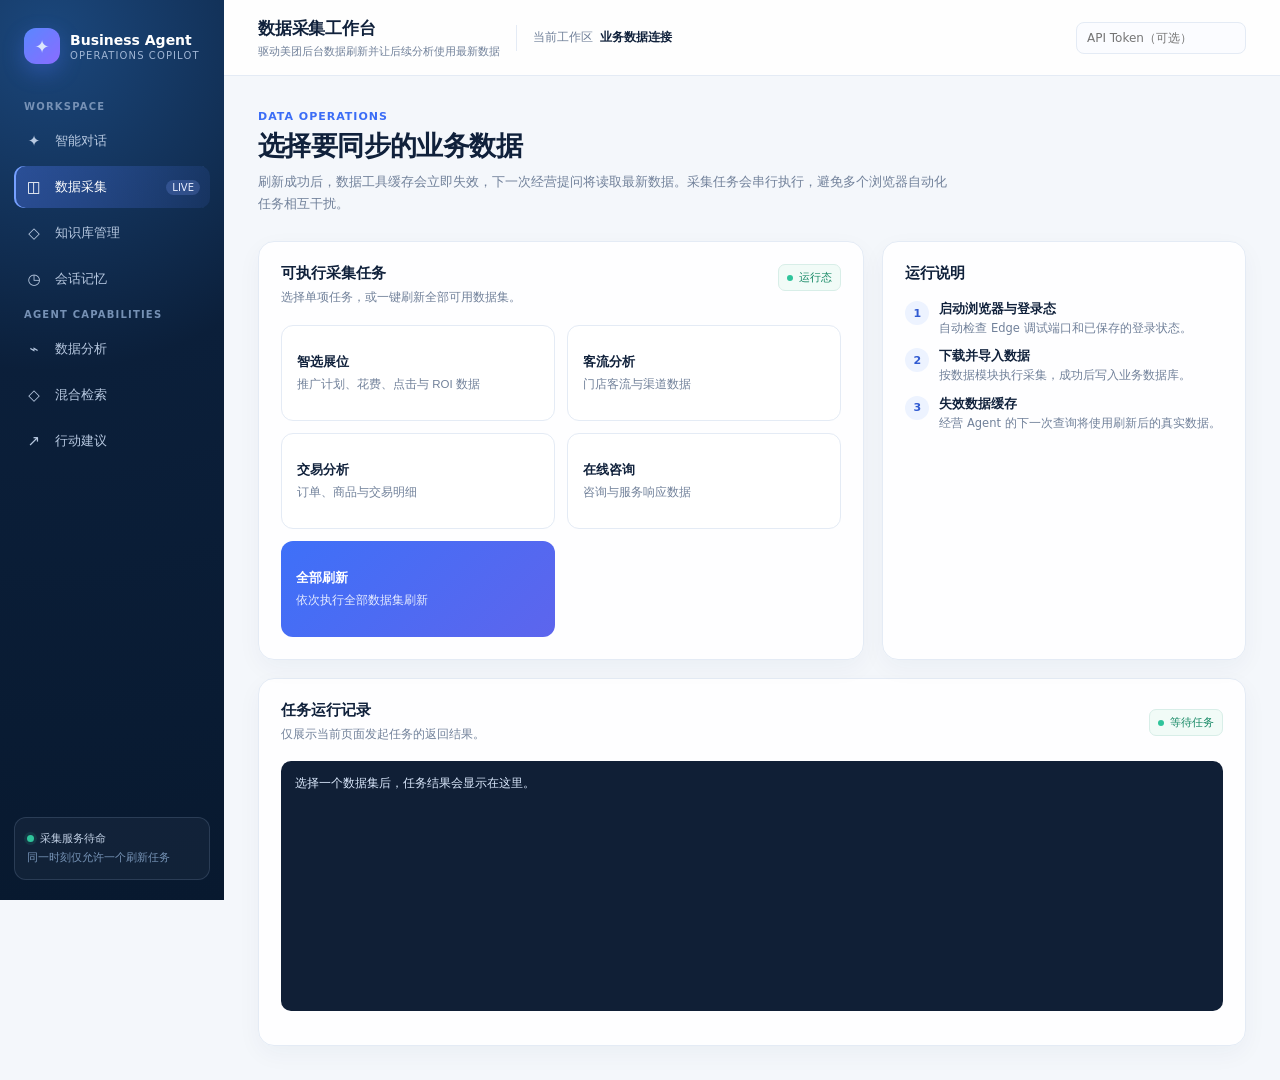
<file: static/data.html>
<!DOCTYPE html>
<html lang="zh-CN">
<head>
  <meta charset="UTF-8">
  <meta name="viewport" content="width=device-width, initial-scale=1.0">
  <title>数据采集 · 企业经营智能决策 Agent</title>
  <link rel="stylesheet" href="/static/workspace.css">
</head>
<body>
<div class="shell">
  <aside class="nav-rail" aria-label="主导航">
    <div class="brand-lockup"><div class="brand-mark">✦</div><div><strong>Business Agent</strong><small>OPERATIONS COPILOT</small></div></div>
    <div class="nav-label">WORKSPACE</div>
    <nav class="nav-menu">
      <a class="nav-item" href="/"><span class="nav-icon">✦</span><span>智能对话</span></a>
      <a class="nav-item active" href="/data"><span class="nav-icon">◫</span><span>数据采集</span><span class="nav-pill">LIVE</span></a>
      <a class="nav-item" href="/knowledge"><span class="nav-icon">◇</span><span>知识库管理</span></a>
      <a class="nav-item" href="/sessions"><span class="nav-icon">◷</span><span>会话记忆</span></a>
    </nav>
    <div class="nav-label">AGENT CAPABILITIES</div>
    <div class="nav-menu"><a class="nav-item" href="/data"><span class="nav-icon">⌁</span><span>数据分析</span></a><a class="nav-item" href="/knowledge"><span class="nav-icon">◇</span><span>混合检索</span></a><a class="nav-item" href="/"><span class="nav-icon">↗</span><span>行动建议</span></a></div>
    <div class="nav-footer"><p><span class="status-dot"></span>采集服务待命</p><p>同一时刻仅允许一个刷新任务</p></div>
  </aside>

  <main class="page">
    <header class="topbar"><div class="page-title"><h1>数据采集工作台</h1><p>驱动美团后台数据刷新并让后续分析使用最新数据</p></div><div class="top-divider"></div><div class="top-context"><span>当前工作区</span><b>业务数据连接</b></div><div class="top-action"><input id="apiToken" class="token-input" type="password" placeholder="API Token（可选）"></div></header>
    <section class="content">
      <div class="eyebrow">DATA OPERATIONS</div>
      <h1 class="page-heading">选择要同步的业务数据</h1>
      <p class="page-copy">刷新成功后，数据工具缓存会立即失效，下一次经营提问将读取最新数据。采集任务会串行执行，避免多个浏览器自动化任务相互干扰。</p>
      <div class="grid two">
        <section class="card card-pad">
          <div style="display:flex;justify-content:space-between;align-items:flex-start;gap:12px"><div><h2>可执行采集任务</h2><p class="card-note">选择单项任务，或一键刷新全部可用数据集。</p></div><span class="tag"><i></i>运行态</span></div>
          <div class="task-grid">
            <button class="task-btn" data-dataset="campaign"><b>智选展位</b><span>推广计划、花费、点击与 ROI 数据</span></button>
            <button class="task-btn" data-dataset="traffic"><b>客流分析</b><span>门店客流与渠道数据</span></button>
            <button class="task-btn" data-dataset="transaction"><b>交易分析</b><span>订单、商品与交易明细</span></button>
            <button class="task-btn" data-dataset="consult"><b>在线咨询</b><span>咨询与服务响应数据</span></button>
            <button class="task-btn all" data-dataset="all"><b>全部刷新</b><span>依次执行全部数据集刷新</span></button>
          </div>
          <div class="alert" id="message" role="status"></div>
        </section>
        <aside class="card card-pad"><h2>运行说明</h2><div class="pipeline"><div class="pipeline-step"><span class="step-number">1</span><div><b>启动浏览器与登录态</b><p>自动检查 Edge 调试端口和已保存的登录状态。</p></div></div><div class="pipeline-step"><span class="step-number">2</span><div><b>下载并导入数据</b><p>按数据模块执行采集，成功后写入业务数据库。</p></div></div><div class="pipeline-step"><span class="step-number">3</span><div><b>失效数据缓存</b><p>经营 Agent 的下一次查询将使用刷新后的真实数据。</p></div></div></div></aside>
      </div>
      <section class="card card-pad" style="margin-top:18px"><div style="display:flex;justify-content:space-between;align-items:center"><div><h2>任务运行记录</h2><p class="card-note">仅展示当前页面发起任务的返回结果。</p></div><span class="tag" id="statusTag"><i></i>等待任务</span></div><pre class="result" id="result">选择一个数据集后，任务结果会显示在这里。</pre></section>
    </section>
  </main>
</div>
<script>
const TOKEN_KEY = 'biz_api_token'; const tokenInput = document.getElementById('apiToken'); tokenInput.value = localStorage.getItem(TOKEN_KEY) || '';
tokenInput.addEventListener('change', () => localStorage.setItem(TOKEN_KEY, tokenInput.value.trim()));
const authHeaders = (extra = {}) => Object.assign({}, extra, tokenInput.value.trim() ? { Authorization: 'Bearer ' + tokenInput.value.trim() } : {});
const result = document.getElementById('result'); const message = document.getElementById('message'); const statusTag = document.getElementById('statusTag');
function setMessage(type, text) { message.className = 'alert ' + type; message.textContent = text; }
async function run(dataset) {
  const buttons = [...document.querySelectorAll('[data-dataset]')]; buttons.forEach(b => b.disabled = true);
  statusTag.innerHTML = '<i></i>任务运行中'; setMessage('success', '正在启动 ' + dataset + ' 采集任务，请勿重复点击。'); result.textContent = '请求已发送，等待服务端处理…';
  try {
    const response = await fetch('/api/workflow/refresh', { method: 'POST', headers: authHeaders({ 'Content-Type': 'application/json' }), body: JSON.stringify({ datasets: dataset }) });
    const data = await response.json(); result.textContent = JSON.stringify(data, null, 2);
    if (!response.ok || !data.success) throw new Error(data.error || '任务执行失败');
    setMessage('success', '刷新完成。后续经营分析会使用最新数据。'); statusTag.innerHTML = '<i></i>本次任务完成';
  } catch (error) { setMessage('error', '任务失败：' + error.message); statusTag.textContent = '任务失败'; }
  finally { buttons.forEach(b => b.disabled = false); }
}
document.querySelectorAll('[data-dataset]').forEach(button => button.addEventListener('click', () => run(button.dataset.dataset)));
</script>
</body>
</html>
</file>
<file: static/workspace.css>
:root {
  --ink: #10213b; --muted: #71819a; --line: #e4ebf5; --canvas: #f4f7fb;
  --surface: #fff; --navy: #0b1f3a; --navy-2: #173d6c; --brand: #3b6df6;
  --mint: #2fc49b; --danger: #df5c63; --shadow: 0 18px 45px rgba(28, 54, 96, .09);
}
* { box-sizing: border-box; }
html, body { min-height: 100%; margin: 0; }
body { font-family: "PingFang SC", "Microsoft YaHei", system-ui, sans-serif; color: var(--ink); background: var(--canvas); }
.shell { min-height: 100vh; display: flex; }
.nav-rail { width: 224px; flex: 0 0 224px; padding: 20px 14px; display: flex; flex-direction: column; color: #dbe7fb; background: radial-gradient(circle at 22% 4%, #1b477c 0, var(--navy) 38%, #08192f 100%); position: sticky; top: 0; height: 100vh; }
.brand-lockup { display: flex; gap: 10px; align-items: center; padding: 8px 10px 28px; }
.brand-mark { width: 36px; height: 36px; display: grid; place-items: center; border-radius: 12px; background: linear-gradient(135deg, #5a87ff, #8a6cff); box-shadow: 0 8px 22px rgba(80,117,255,.32); font-size: 18px; }
.brand-lockup strong { display: block; color: #fff; font-size: 14px; }
.brand-lockup small { display: block; color: #9fb5d4; font-size: 10px; letter-spacing: 1.1px; margin-top: 2px; }
.nav-label { padding: 0 10px; margin: 9px 0 8px; color: #7691b5; font-size: 10px; font-weight: 700; letter-spacing: 1.2px; }
.nav-menu { display: grid; gap: 4px; }
.nav-item { display: flex; align-items: center; gap: 11px; min-height: 42px; padding: 10px; border-radius: 10px; color: #b8c9e1; text-decoration: none; font-size: 13px; }
a.nav-item:hover { color: #fff; background: rgba(255,255,255,.07); }
.nav-item.active { color: #fff; background: linear-gradient(90deg, rgba(85,126,255,.34), rgba(85,126,255,.1)); box-shadow: inset 2px 0 #76a0ff; }
.nav-icon { width: 20px; text-align: center; font-size: 15px; }
.nav-pill { margin-left: auto; padding: 2px 6px; border-radius: 99px; background: rgba(130,159,255,.22); color: #e7edff; font-size: 10px; }
.nav-static { min-height: 34px; padding-block: 6px; color: #839ab9; cursor: default; }
.nav-static .nav-icon { font-size: 12px; }
.nav-footer { margin-top: auto; border: 1px solid rgba(173,201,239,.16); border-radius: 12px; padding: 12px; background: rgba(255,255,255,.04); }
.nav-footer p { margin: 0; color: #c5d4e8; font-size: 11px; line-height: 1.6; }
.nav-footer p + p { color: #7794b7; margin-top: 2px; }
.status-dot { display: inline-block; width: 7px; height: 7px; border-radius: 50%; margin-right: 6px; background: var(--mint); box-shadow: 0 0 0 3px rgba(47,196,155,.12); }

.page { flex: 1; min-width: 0; }
.topbar { min-height: 76px; padding: 13px 34px; display: flex; align-items: center; gap: 16px; background: rgba(255,255,255,.88); border-bottom: 1px solid var(--line); }
.page-title h1 { margin: 0; font-size: 17px; letter-spacing: -.25px; }
.page-title p { margin: 4px 0 0; color: var(--muted); font-size: 11px; }
.top-divider { height: 26px; width: 1px; background: var(--line); }
.top-context { color: var(--muted); font-size: 12px; display: flex; gap: 7px; align-items: center; }
.top-context b { color: var(--ink); }
.top-action { margin-left: auto; display: flex; gap: 10px; align-items: center; }
.token-input { width: 170px; border: 1px solid var(--line); border-radius: 8px; background: #fbfcff; padding: 8px 10px; outline: none; font: inherit; font-size: 12px; }
.token-input:focus { border-color: #9cb5ff; box-shadow: 0 0 0 3px rgba(59,109,246,.1); }
.content { max-width: 1180px; margin: 0 auto; padding: 34px; }
.eyebrow { color: var(--brand); font-size: 11px; font-weight: 750; letter-spacing: 1px; }
.page-heading { margin: 5px 0 7px; font-size: 27px; letter-spacing: -.6px; }
.page-copy { margin: 0; max-width: 700px; color: var(--muted); font-size: 13px; line-height: 1.7; }
.grid { display: grid; gap: 18px; margin-top: 26px; }
.grid.two { grid-template-columns: minmax(0, 1.25fr) minmax(310px, .75fr); }
.card { border: 1px solid var(--line); border-radius: 16px; background: rgba(255,255,255,.92); box-shadow: 0 8px 25px rgba(31,56,92,.045); }
.card-pad { padding: 22px; }
.card h2 { margin: 0; font-size: 15px; }
.card-note { margin: 5px 0 0; color: var(--muted); font-size: 12px; line-height: 1.6; }
.primary-btn, .secondary-btn { border: 0; border-radius: 9px; padding: 10px 14px; font: inherit; font-size: 13px; font-weight: 650; cursor: pointer; }
.primary-btn { color: #fff; background: linear-gradient(135deg, #3e70f8, #5d65ed); box-shadow: 0 7px 16px rgba(59,109,246,.22); }
.primary-btn:disabled { opacity: .55; cursor: not-allowed; }
.secondary-btn { color: #315bd2; background: #f0f4ff; border: 1px solid #d6e1ff; }
.tag { display: inline-flex; align-items: center; gap: 6px; padding: 5px 8px; border: 1px solid #d8eee8; color: #168865; background: #f1fbf7; border-radius: 7px; font-size: 11px; }
.tag i { width: 6px; height: 6px; border-radius: 50%; background: var(--mint); }
.empty { padding: 28px; color: var(--muted); text-align: center; font-size: 13px; }
.alert { margin-top: 14px; border-radius: 10px; padding: 10px 12px; font-size: 12.5px; line-height: 1.6; display: none; }
.alert.success { display: block; color: #117b5a; background: #effbf6; border: 1px solid #d2efe5; }
.alert.error { display: block; color: #b23e48; background: #fff3f4; border: 1px solid #f7d6d9; }

.upload-zone { margin-top: 18px; padding: 34px 24px; border: 1.5px dashed #b9c9e5; border-radius: 14px; text-align: center; background: linear-gradient(135deg, #fbfdff, #f3f7ff); transition: .18s; }
.upload-zone.dragover { border-color: var(--brand); background: #edf3ff; }
.upload-icon { display: grid; place-items: center; width: 46px; height: 46px; margin: 0 auto 10px; border-radius: 14px; color: #fff; background: linear-gradient(135deg, #4e7af8, #705eea); font-size: 21px; }
.upload-zone h3 { margin: 0; font-size: 15px; }
.upload-zone p { margin: 7px 0 14px; color: var(--muted); font-size: 12px; }
.file-name { margin-top: 12px; color: #4b617e; font-size: 12px; }
.pipeline { display: grid; gap: 11px; margin-top: 18px; }
.pipeline-step { display: flex; gap: 10px; align-items: flex-start; }
.step-number { display: grid; place-items: center; flex: 0 0 24px; width: 24px; height: 24px; border-radius: 50%; color: #315bd2; background: #edf3ff; font-size: 11px; font-weight: 700; }
.pipeline-step b { display: block; font-size: 12.5px; }
.pipeline-step p { margin: 2px 0 0; color: var(--muted); font-size: 11.5px; line-height: 1.5; }
.knowledge-stats { display: grid; grid-template-columns: repeat(2, 1fr); gap: 10px; margin-top: 17px; }
.stat { padding: 12px; border-radius: 11px; background: #f7f9fd; border: 1px solid #e7edf6; }
.stat b { display: block; font-size: 20px; }
.stat span { color: var(--muted); font-size: 11px; }
.table-wrap { overflow-x: auto; }
table { width: 100%; border-collapse: collapse; margin-top: 14px; font-size: 12px; }
th { color: #687c97; font-weight: 650; text-align: left; background: #f7f9fd; }
th, td { padding: 11px 10px; border-bottom: 1px solid #edf1f6; }
td { color: #425773; }
.doc-name { color: var(--ink); font-weight: 650; }
.type-badge { display: inline-block; padding: 3px 7px; border-radius: 99px; color: #536b89; background: #eef2f8; font-size: 10px; }
.muted { color: var(--muted); }

.task-grid { display: grid; grid-template-columns: repeat(2, minmax(0, 1fr)); gap: 12px; margin-top: 18px; }
.task-btn { min-height: 96px; text-align: left; padding: 15px; color: var(--ink); background: #fff; border: 1px solid var(--line); border-radius: 12px; cursor: pointer; }
.task-btn:hover { border-color: #aebfff; background: #f8faff; transform: translateY(-1px); }
.task-btn b { display: block; margin-bottom: 5px; font-size: 13px; }
.task-btn span { color: var(--muted); font-size: 11.5px; line-height: 1.5; }
.task-btn.all { color: #fff; border: 0; background: linear-gradient(135deg, #3e70f8, #5d65ed); }
.task-btn.all span { color: #e5ebff; }
.result { min-height: 250px; margin-top: 16px; padding: 14px; overflow: auto; white-space: pre-wrap; border-radius: 10px; background: #101f36; color: #dbe9fd; font: 12px/1.65 Consolas, "Microsoft YaHei", monospace; }
.session-list { display: grid; gap: 10px; margin-top: 18px; }
.session-item { display: flex; justify-content: space-between; gap: 18px; padding: 15px; border: 1px solid var(--line); border-radius: 12px; background: #fff; }
.session-item h3 { margin: 0; font-size: 13px; }
.session-item p { margin: 6px 0 0; color: var(--muted); font-size: 11px; }
.session-item button { align-self: center; }

@media (max-width: 900px) {
  .nav-rail { display: none; }
  .content { padding: 22px 16px; }
  .topbar { padding: 13px 16px; }
  .top-context, .top-divider, .token-input { display: none; }
  .grid.two { grid-template-columns: 1fr; }
  .task-grid { grid-template-columns: 1fr; }
}
</file>
